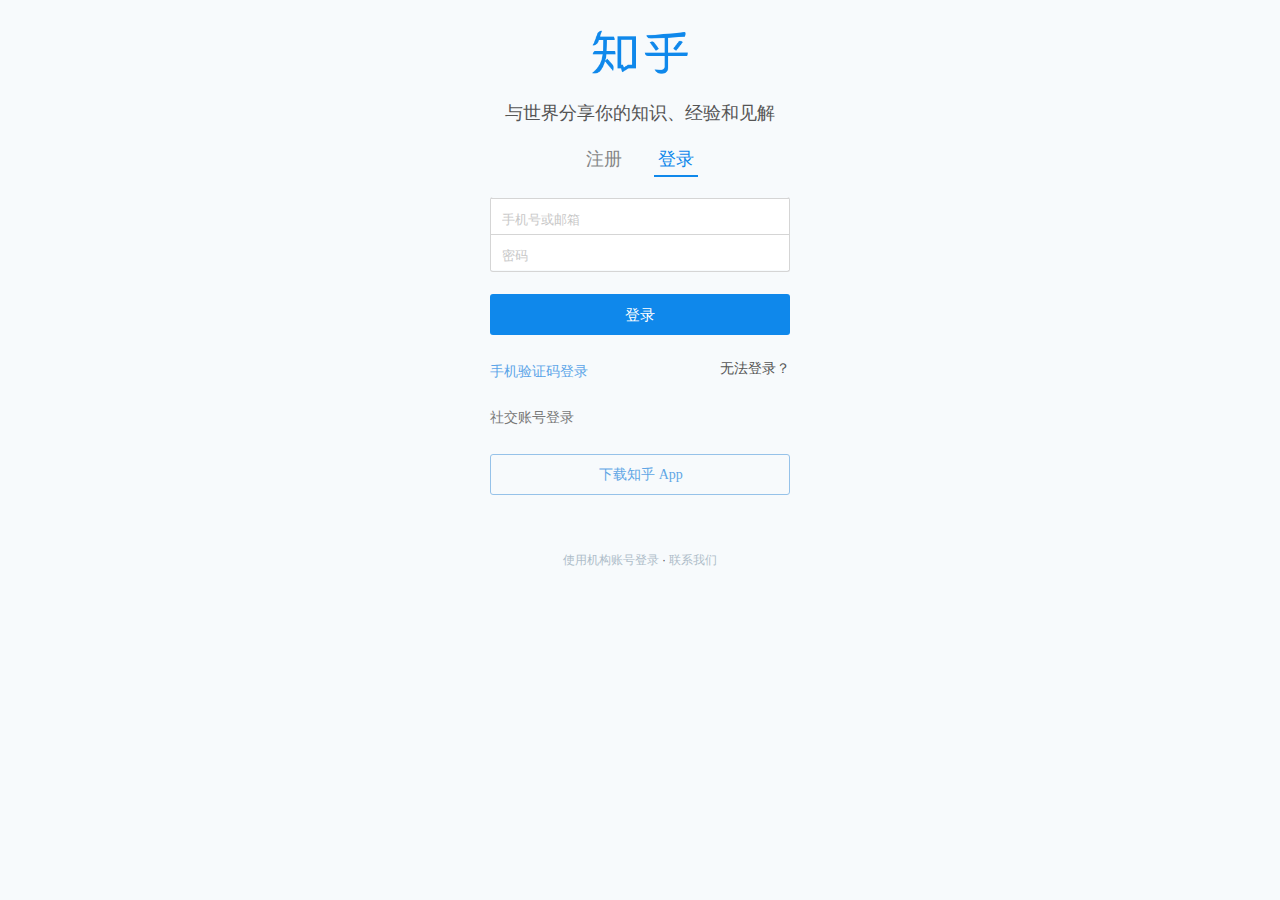
<file: test_02/login_zhihu.html>
<!DOCTYPE html>
<html lang="en">

<head>
    <meta charset="UTF-8">
    <meta name="viewport" content="width=device-width, initial-scale=1.0">
    <meta http-equiv="X-UA-Compatible" content="ie=edge">
    <link rel="stylesheet" href="styles/style.css">
    <link rel="shortcut icon" href="images/favicon.ico">
    <title>知乎-与世界分享你的知识、经验和见解</title>
</head>

<body>
    <div class="index-main">
        <div class="index-main-body">
            <div class="index-header">
                <img src="images/logo.png" alt="知乎" class="header">
                <h2 class="subtitle">与世界分享你的知识、经验和见解</h2>
            </div>
            <div class="nav">
                <div class="navs">
                    <a href="#signup" class>注册</a>
                    <a href="#signin" class="active">登录</a>
                    <span class="navs-bar"></span>
                </div>
            </div>
            <div style="display: block;">
                <div class="login-module">
                    <div class="input-user">
                        <div class="input-username"><input type="text" name="username" placeholder="手机号或邮箱" required></div>
                        <div class="input-password"><input type="password" name="password" placeholder="密码" required></div>
                    </div>
                    <div class="login-button">
                        <button type="submit">登录</button>
                    </div>
                    <div class="login-problem">
                        <a href="#" class="mobile-login">手机验证码登录</a>
                        <a href="#" class="not-login">无法登录？</a>
                    </div>
                    <div class="social-account">
                        <p>社交账号登录</p>
                        <div>
                            <a href="#" title="微信登录" class="login-wechat"></a>
                            <a href="#" title="微博登录" class="login-weibo"></a>
                            <a href="#" title="qq登录" class="login-qq"></a>
                        </div>
                    </div>
                </div>
                <div class="download">
                    <button class="download-button">
            <a class="download-address" href="#" download>下载知乎 App</a>
        </button>
                </div>
            </div>

        </div>
    </div>
    <div class="footer">
        <a href="#" class="footer-a">使用机构账号登录</a>
        <span>·</span>
        <a href="#" class="footer-a">联系我们</a>
    </div>

</body>

</html>
</file>
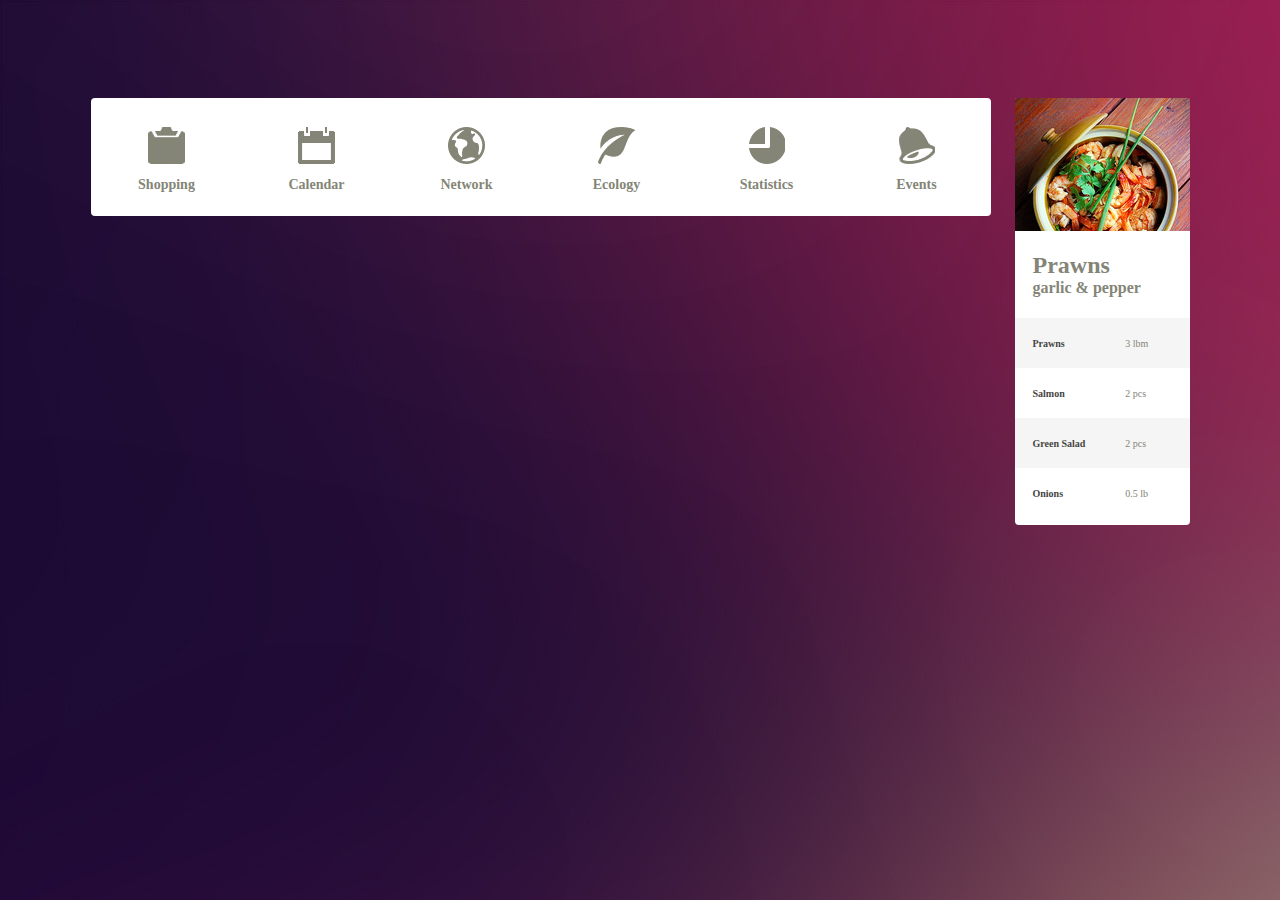
<file: test_03/nav.html>
<!DOCTYPE html>
<html lang="zh-cn">

<head>
    <meta charset="UTF-8">
    <meta name="viewport" content="width=device-width, initial-scale=1.0">
    <meta http-equiv="X-UA-Compatible" content="ie=edge">
    <link rel="stylesheet" type="" href="styles/style.css">
    <title>Food</title>
</head>

<body>
    <header class="header">
        <nav>
            <ul>
                <li><a href="#"><span class="icon1"></span>Shopping</a></li>
                <li><a href="#"><span class="icon2"></span>Calendar</a></li>
                <li><a href="#"><span class="icon3"></span>Network</a></li>
                <li><a href="#"><span class="icon4"></span>Ecology</a></li>
                <li><a href="#"><span class="icon5"></span>Statistics</a></li>
                <li><a href="#"><span class="icon6"></span>Events</a></li>
            </ul>
            <aside>
                <div>
                    <img src="images/01.jpg" alt="shrimp">
                </div>
                <div class="name">
                    <p class="title">Prawns</p>
                    <p>garlic & pepper </p>
                </div>
                <div>
                    <table>
                        <tr>
                            <th>Prawns</th>
                            <td>3 lbm</td>
                        </tr>
                        <tr>
                            <th>Salmon</th>
                            <td>2 pcs</td>
                        </tr>
                        <tr>
                            <th>Green Salad</th>
                            <td>2 pcs</td>
                        </tr>
                        <tr>
                            <th>Onions</th>
                            <td>0.5 lb</td>
                        </tr>
                    </table>
                </div>
            </aside>
        </nav>

    </header>

</body>

</html>
</file>
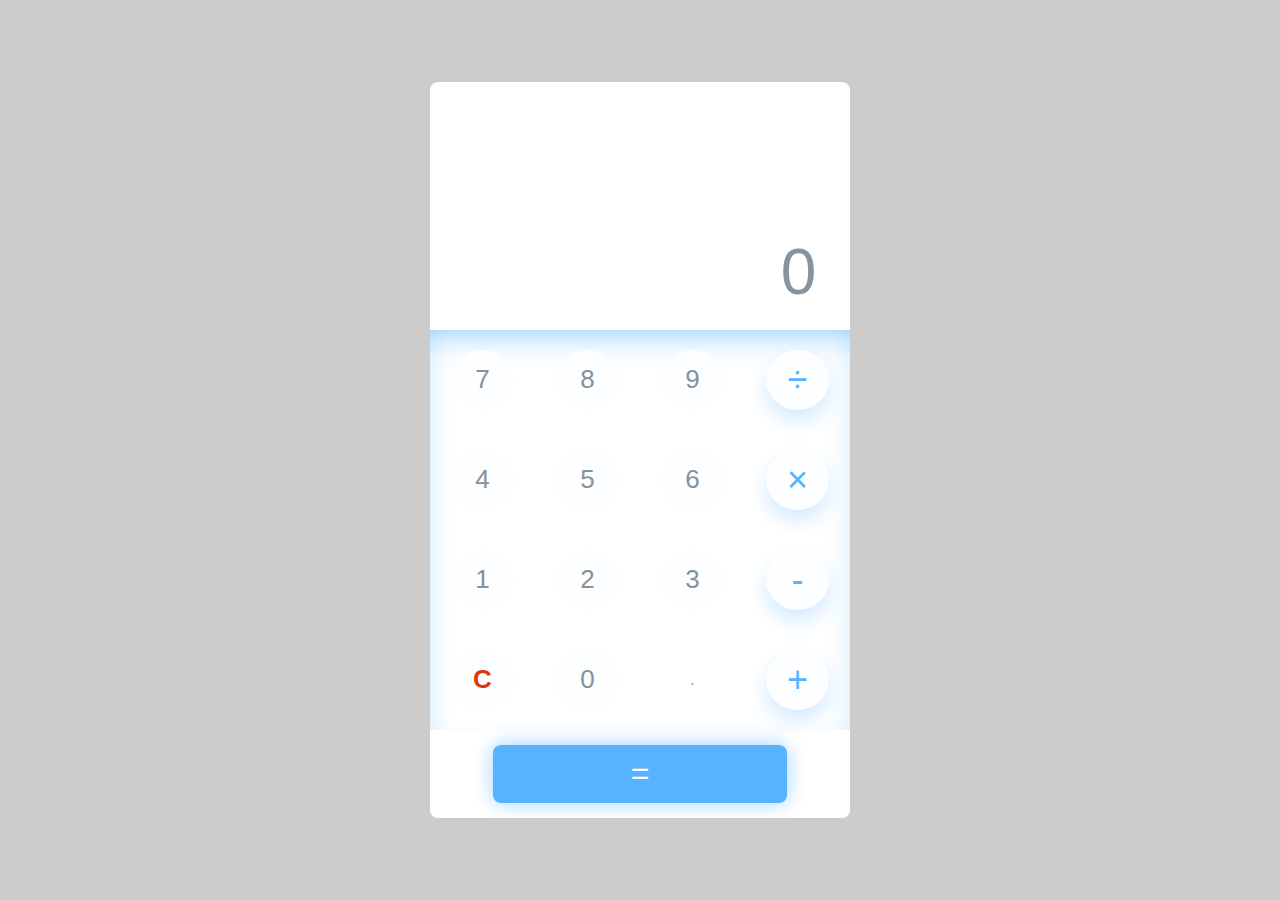
<file: test_calculator/calculator.html>
<!DOCTYPE html>
<html lang="en">

<head>
    <meta charset="UTF-8">
    <meta name="viewport" content="width=device-width, initial-scale=1.0">
    <meta http-equiv="X-UA-Compatible" content="ie=edge">
    <link rel="stylesheet" href="css/style.css">
    <title>Calculator</title>
</head>

<body>
    <div class="calculator">
        <div class="calculator-result">
            <div class="formula"></div>
            <div class="expr"></div>
        </div>
        <div class="calculator-keypad">
            <div class="calculator-keybutton number" data-number='7'>
                <div class="digital">7</div>
            </div>
            <div class="calculator-keybutton number" data-number='8'>
                <div class="digital">8</div>
            </div>
            <div class="calculator-keybutton number" data-number='9'>
                <div class="digital">9</div>
            </div>
            <div class="calculator-keybutton divide" data-operator='÷'>
                <div class="operator">÷</div>
            </div>
            <div class="calculator-keybutton number" data-number='4'>
                <div class="digital">4</div>
            </div>
            <div class="calculator-keybutton number" data-number='5'>
                <div class="digital">5</div>
            </div>
            <div class="calculator-keybutton number" data-number='6'>
                <div class="digital">6</div>
            </div>
            <div class="calculator-keybutton multiply" data-operator='×'>
                <div class="operator">×</div>
            </div>
            <div class="calculator-keybutton number" data-number='1'>
                <div class="digital">1</div>
            </div>
            <div class="calculator-keybutton number" data-number='2'>
                <div class="digital">2</div>
            </div>
            <div class="calculator-keybutton number" data-number='3'>
                <div class="digital">3</div>
            </div>
            <div class="calculator-keybutton minus" data-operator='-'>
                <div class="operator">-</div>
            </div>
            <div class="calculator-keybutton clear">
                <div class="clear-button">C</div>
            </div>
            <div class="calculator-keybutton number" data-number='0'>
                <div class="digital">0</div>
            </div>
            <div class="calculator-keybutton dot">
                <div class="dot-number">.</div>
            </div>
            <div class="calculator-keybutton plus" data-operator='+'>
                <dvi class="operator">+</dvi>
            </div>
        </div>
        <div class="calculator-keybutton-equal">
            <div class="equal">=</div>
        </div>
    </div>
    <script type="text/javascript" src="scripts/app.js">
    
    </script>
</body>

</html>
</file>
<file: test_02/styles/style.css>
body {
    line-height: 1.7;
    font-family: 'Helvetica Neue',Helvetica,'PingFang SC','Hiragino Sans GB','Microsoft YaHei',Arial,sans-serif;
    background: #f7fafc;
    color: #555;
    margin: 0;
}
.index-main {
    margin-bottom: -102px;
    min-height: 100%;
}
.index-main-body {
    margin: auto;
    padding: 30px 0 102px;
    width: 300px;
}
.index-header {
    text-align: center;
}
.header {
    display: block;
    margin: 0 auto 0 auto;
    width: 96px;
    height: 44.4px;
}
.subtitle {
    margin: 30px 0 20px;
    font-weight: 400;
    font-size: 18px;
    line-height: 1;
}
.nav {
    margin:  0 0 10px;
    font-size: 18px;
    text-align: center;
}
.nav .navs {
    position: relative;
    display: inline-block;
}
.nav a {
    float: left;
    width: 4em;
    line-height: 35px;
    opacity: .7;
    color: #555;
}
.nav a.active {
    opacity: 1;
    color: #0f88eb;
}
a {
    text-decoration: none;
}
.navs-bar {
    position: absolute;
    left: 4em;
    bottom: 0;
    margin: 0 0.8em;
    width: 2.4em;
    height: 2px;
    background: #0f88eb;
}
.login-module {
    margin: auto;
    float: none;
    width: 300px;
    text-align: left;
    font: 14px;
}
.input-user:first-child{
    border-top: 0;
}
.input-user {
    padding: 1px 0;
    border-radius: 3px;
    border: 1px solid #d5d5d5;
}
.input-username,.input-password {
    position: relative;
    margin: 0;
    overflow: hidden;
    height: 36px;
}
.login-module .input-user input {
    border: 0;
    border-radius: 0;
    box-shadow: none;
    background: #fff;
    padding: 1em .8em;
    width: 100%;
    box-sizing: border-box;
    color: #555;
    border-top: 1px solid #d5d5d5;
}
.login-button,.login-problem,.social-account {
    margin-top: 22px;
}
.login-button button {
    font-family: inherit;
    
    padding: 0;
    width: 100%;
    font-size: 15px;
    color: #fff;
    background: #0f88eb;
    box-shadow: none;
    border: 0;
    border-radius: 3px;
    line-height: 41px
}
.login-problem .mobile-login {
    font-size: 14px;
    color: #5ca5e8;
}
.login-problem .not-login {
    float: right;
    font-size: 14px;
    color: #555;
}
.social-account p {
    margin-right: 20px;
    color: #787878;
    font-size: 14px;
}
.download {
    margin-top: 24px;
}
.download .download-button {
    padding: 0;
    background: 0 0;
    border: 1px solid #96c2e9;
    border-radius: 3px;
    width: 100%;
    line-height: 39px;
}
.download-address {
    margin-left: 2px;
    color: #5fa6e5;
    font-family: initial;
    font-size: 14px;
}
.footer {
    line-height: 42px;
    padding-bottom: 60px;
    font-size: 12px;
    text-align: center;
    padding-top: 44px;
}
.footer a {
    color: #aebdc9;
}
input::-webkit-input-placeholder {
    color: rgb(200, 200, 200);
}
</file>
<file: test_03/styles/style.css>
* {
    margin: 0;
    padding: 0;
    list-style: none;
}
body {
    width: 1099px;
    margin: 0 auto;
    margin-top: 98px !important;
    background-image: url(../images/background.jpg);
    font-family: Microsoft YaHei;
    position: relative;
}
nav {
    height: 118px;
    width: 900px;
    background: #fff;
    border-radius: 4px;
}
nav li {
    float: left;
    width: 149px;
    height: 118px;
    padding-left: 1px;
    text-align: center;
    font-size: 14px;
    position: relative;
}
nav ul span {
    margin: 29px auto 13px auto;
    display: block;
    width: 37px;
    height: 37px;
    background-image: url(../images/icon.png)
}
a {
    font-weight: bold;
    display: block;
    width: 100%;
    height: 100%;
    position: absolute;
    text-decoration: none;
    color: #848577;
}
.icon1 {
    background-position: 0 0;
}
.icon2 {
    background-position: -38px 0;
}
.icon3 {
    background-position: -76px 0;
}
.icon4 {
    background-position: -114px 0;
}
.icon5 {
    background-position: -151px 0;
}
.icon6 {
    background-position: -189px 0;
}
nav li a:hover {
    color:#e12c00;
}
nav li:nth-child(1) a:hover span {
    background-position: 0 -38px;
}
nav li:nth-child(2) a:hover span {
    background-position: -38px -38px;
}
nav li:nth-child(3) a:hover span {
    background-position: -76px -38px;
}
nav li:nth-child(4) a:hover span {
    background-position: -114px -38px;
}
nav li:nth-child(5) a:hover span {
    background-position: -151px -38px;
}
nav li:nth-child(6) a:hover span {
    background-position: -189px -38px;
}
aside {
    width: 175px;
    height: 427px;
    background: #fff;
    right: 0;
    position: absolute;
    border-radius: 4px;
}
aside div:nth-child(1) {
    font-size: 0;
}
.name {
    padding: 21px 25px 21px 18px;
}
.title {
    font-size: 24px;
}
p {
    color: #848577;
    font-weight: bold;
}
table {
    width: 175px;
    height: 200px;
    border-collapse: collapse;  
    border-spacing: 0;
    text-align: left;
}
th {
    font-size: 10px;
    padding-left: 18px;
    color: #454543;
}
td {
    font-size: 10px;
    padding-right: 18px;
    color: #848577;
}
table tr:nth-child(1) {
    background: #f5f5f5;
}
table tr:nth-child(3) {
    background: #f5f5f5;
}
</file>
<file: test_calculator/css/style.css>
/*清除默认属性*/
* {
    margin: 0;
    padding: 0;
    font-size: 16px;
    font-family: "SF Pro SC","SF Pro Text","SF Pro Icons","PingFang SC","Helvetica Neue","Helvetica","Arial",sans-serif;
}

body {
    display: flex;
    justify-content: center;
    align-items: center;
    width: 100vw;
    height: 100vh;
    background: #ccc;
}

/*设置计算器容器大小*/
.calculator {
    display: flex;
    flex-direction: column;
    margin: auto;
    border-radius: 8px;
    width: 420px;
    height: 100%;
    background: #fff;
}
@media (min-width: 768px) {
    .calculator {
        max-height: 736px;
    }
}

/*设置计算器显示框*/
.calculator-result {
    display: flex;
    flex-direction: column;
    justify-content: flex-end;
    align-items: flex-end;
    flex: 1;
    padding: 5% 8%;
}
.calculator-result .formula {
    font-size: 1.75rem;
    font-weight: 100;
    color: #98A3AB;
}
.calculator-result .expr {
    font-size: 4rem;
    font-weight: lighter;
    color: #87949D;
}

/*设置计算器键盘按钮属性*/
.calculator-keypad {
    display: flex;
    align-items: center;
    flex-wrap: wrap;
    box-shadow: inset 0px 15px 40px -20px #58b3ff;
}
.calculator-keybutton {
    display: flex;
    justify-content: center;
    align-items: center;
    flex-basis: 25%;
    max-height: 6.25rem;
    height: calc(100vw / 4);
    cursor: pointer;
    color: #85929C;
}
.calculator-keybutton .digital, .calculator-keybutton .operator {
    display: flex;
    justify-content: center;
    align-items: center;
    width: 60%;
    height: 60%;
    font-size: 1.625rem;
    font-weight: lighter;
    border-radius: 50%;
    background: #fcfeff;
}
.calculator-keybutton.clear {
    font-weight: bold;
    color: #E0360b;
}
.calculator-keybutton.clear .clear-button {
    display: flex;
    justify-content: center;
    align-items: center;
    width: 60%;
    height: 60%;
    font-size: 1.625rem;
    border-radius: 50%;
    background: #fcfeff;
}
.calculator-keybutton .operator {
    font-size: 2.25rem;
    font-weight: lighter;
    color: #58b3ff;
    box-shadow: 0px 10px 20px 0px #d2eaff;
}

/* 设置点击按钮动画效果 */
.calculator-keybutton:active {
    /*transform: scale(1.5);
    transition: .2s;*/
    animation: scale .5s ease;
}
@keyframes scale {
    from {
        transform: scale(0.8)
    }
    50% {
        transform: scale(1.3)
    }
    to {
        transform: scale(1)
    }
}

/*设置计算器底部输出按钮属性*/
.calculator-keybutton-equal {
    display: flex;
    justify-content: center;
    align-items: center;
    height: 12%;
}
.calculator-keybutton-equal .equal {
    display: flex;
    justify-content: center;
    align-items: center;
    border-radius: 8px;
    font-size: 2rem;
    color: #fff;
    box-shadow: 0px 0 20px 0px #9ed2ff;
    width: 70%;
    height: 65%;
    background: #58b3ff;
}

/* 设置等号按钮橡皮筋动画效果 */
.calculator-keybutton-equal .equal:active {
    animation: rubberBand 1s ease;
}
@keyframes rubberBand {
  from {
    transform: scale3d(1, 1, 1);
  }

  30% {
    transform: scale3d(1.25, 0.75, 1);
  }

  40% {
    transform: scale3d(0.75, 1.25, 1);
  }

  50% {
    transform: scale3d(1.15, 0.85, 1);
  }

  65% {
    transform: scale3d(.95, 1.05, 1);
  }

  75% {
    transform: scale3d(1.05, .95, 1);
  }

  to {
    transform: scale3d(1, 1, 1);
  }
}
</file>
